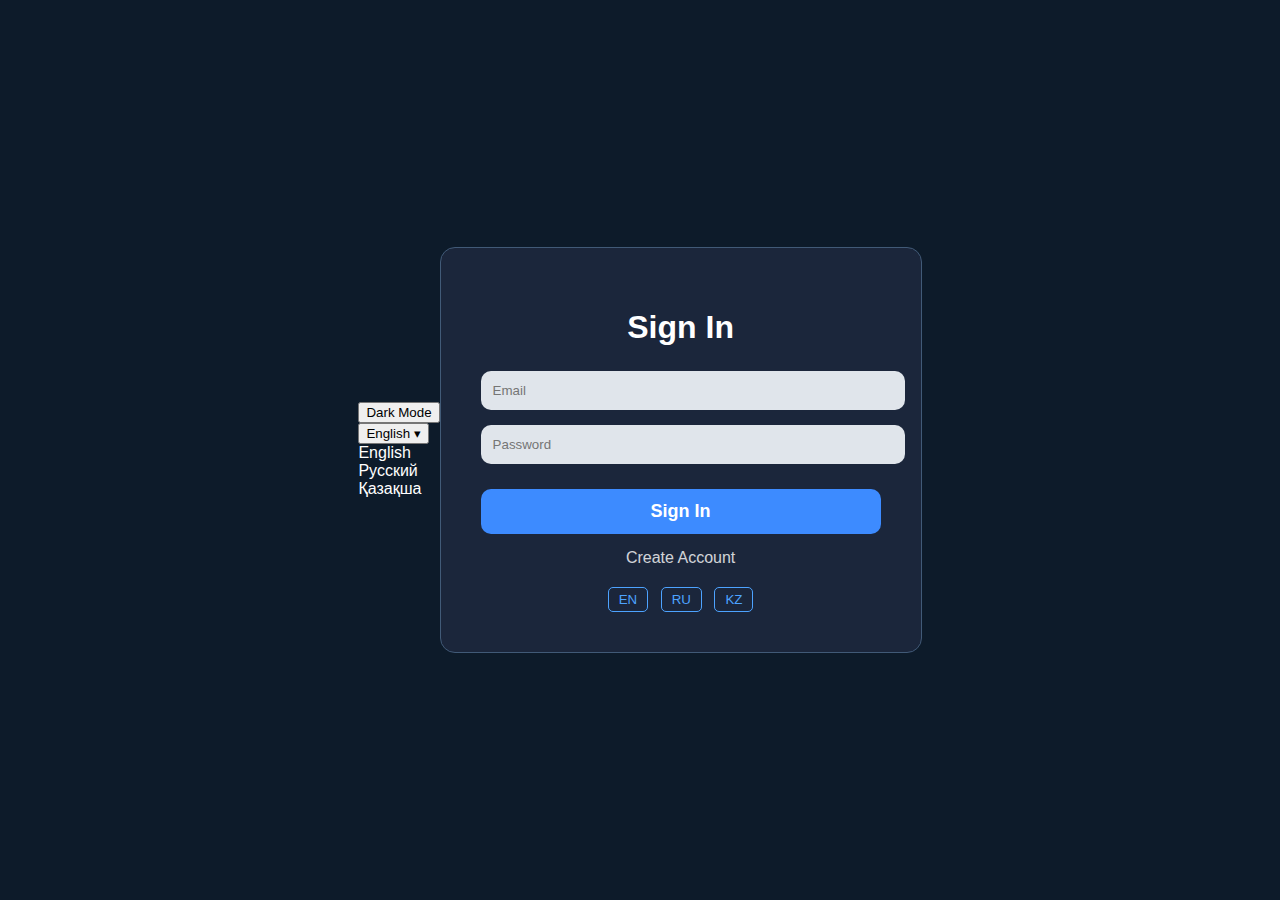
<file: index.html>
<!DOCTYPE html>
<html lang="en">
<head>
<meta charset="UTF-8">
<title>SAQSY — Login</title>
<link rel="stylesheet" href="https://cdnjs.cloudflare.com/ajax/libs/font-awesome/6.6.0/css/all.min.css">

<style>
body {
    margin: 0;
    background: #0D1B2A;
    color: #fff;
    font-family: Arial, sans-serif;
    display: flex;
    justify-content: center;
    align-items: center;
    height: 100vh;
}
.container {
    width: 400px;
    background: #1B263B;
    padding: 40px;
    border-radius: 15px;
    text-align: center;
    border: 1px solid #415A77;
}
h1 {
    margin-bottom: 25px;
}
input {
    width: 100%;
    padding: 12px;
    margin-bottom: 15px;
    border-radius: 10px;
    border: none;
    background: #E0E5EB;
}
.btn {
    width: 100%;
    padding: 12px;
    background: #3D8BFF;
    border: none;
    border-radius: 10px;
    font-size: 18px;
    color: #fff;
    font-weight: bold;
    margin-top: 10px;
    cursor: pointer;
}
.btn:hover {
    background: #1F6EF4;
}
.lang-switch button {
    background: none;
    border: 1px solid #4DA3FF;
    padding: 4px 10px;
    color: #4DA3FF;
    border-radius: 5px;
    margin: 0 4px;
    cursor: pointer;
}
.lang-switch button:hover {
    background: #4DA3FF;
    color: #fff;
}
.register {
    margin-top: 15px;
    cursor: pointer;
    opacity: 0.8;
}
.register:hover {
    opacity: 1;
}
</style>
</head>

<body>

<div class="container">
    <h1 data-i18n="login_title">Sign In</h1>

    <input type="text" placeholder="Email" data-i18n-placeholder="email">
    <input type="password" placeholder="Password" data-i18n-placeholder="password">

    <button class="btn" onclick="goto('dashboard.html')" data-i18n="signin_btn">Sign In</button>

    <div class="register" onclick="goto('register.html')" data-i18n="no_acc">
        Create Account
    </div>

    <div class="lang-switch" style="margin-top:20px;">
        <button onclick="setLang('en')">EN</button>
        <button onclick="setLang('ru')">RU</button>
        <button onclick="setLang('kz')">KZ</button>
    </div>
</div>

<script>
const translations = {
    en:{login_title:"Sign In",email:"Email",password:"Password",signin_btn:"Sign In",no_acc:"Create Account"},
    ru:{login_title:"Войти",email:"Эл. почта",password:"Пароль",signin_btn:"Войти",no_acc:"Создать аккаунт"},
    kz:{login_title:"Кіру",email:"Email",password:"Құпия сөз",signin_btn:"Кіру",no_acc:"Тіркелу"}
};

function setLang(lang){
    localStorage.setItem("lang",lang);
    updateLang();
}

function updateLang(){
    const lang = localStorage.getItem("lang") || "en";
    document.querySelectorAll("[data-i18n]").forEach(el => {
        el.textContent = translations[lang][el.getAttribute("data-i18n")];
    });
    document.querySelectorAll("[data-i18n-placeholder]").forEach(el => {
        el.placeholder = translations[lang][el.getAttribute("data-i18n-placeholder")];
    });
}
updateLang();
</script>

<script src="app.js"></script>
</body>
</html>
</file>
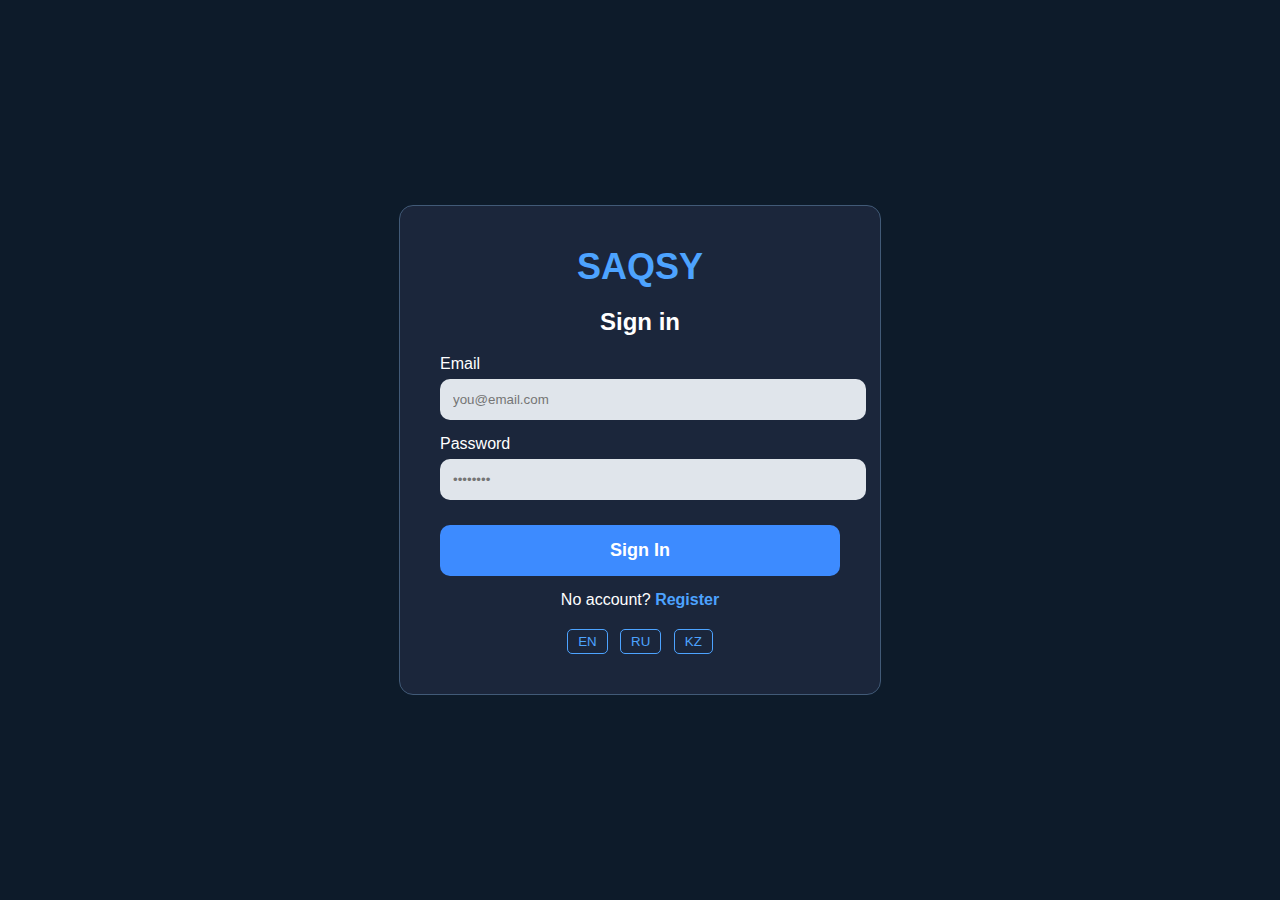
<file: login.html>
<!DOCTYPE html>
<html lang="en">
<head>
<meta charset="UTF-8">
<title>SAQSY — Login</title>
<link rel="stylesheet" href="https://cdnjs.cloudflare.com/ajax/libs/font-awesome/6.6.0/css/all.min.css">

<style>
body {
    margin: 0;
    height: 100vh;
    background: #0D1B2A;
    font-family: Arial, sans-serif;
    color: #fff;
    display: flex;
    justify-content: center;
    align-items: center;
}
.card {
    background: #1B263B;
    width: 400px;
    padding: 40px;
    border-radius: 14px;
    border: 1px solid #415A77;
    text-align: center;
}
.logo {
    font-size: 36px;
    font-weight: bold;
    margin-bottom: 15px;
    color: #4DA3FF;
}
label {
    display: block;
    margin: 15px 0 6px;
    text-align: left;
}
input {
    width: 100%;
    padding: 13px;
    border-radius: 10px;
    border: none;
    background: #E0E5EB;
}
.btn {
    width: 100%;
    padding: 15px;
    margin-top: 25px;
    background: #3D8BFF;
    border: none;
    border-radius: 10px;
    font-size: 18px;
    color: #fff;
    font-weight: bold;
    cursor: pointer;
    transition: 0.3s;
}
.btn:hover {
    background: #1F6EF4;
    transform: scale(1.03);
}

.switch-link {
    margin-top: 15px;
}
.switch-link a {
    color: #4DA3FF;
    text-decoration: none;
    font-weight: bold;
}
.switch-link a:hover {
    text-decoration: underline;
}

.lang-switch {
    margin-top: 20px;
}
.lang-switch button {
    background: none;
    border: 1px solid #4DA3FF;
    padding: 4px 10px;
    color: #4DA3FF;
    border-radius: 5px;
    margin: 0 4px;
    cursor: pointer;
    transition: 0.3s;
}
.lang-switch button:hover {
    background: #4DA3FF;
    color: #fff;
}
</style>
</head>

<body>

<div class="card">
    <div class="logo" data-i18n="brand">SAQSY</div>
    <h2 data-i18n="login_title">Sign in</h2>

    <label data-i18n="email">Email</label>
    <input type="email" placeholder="you@email.com">

    <label data-i18n="password">Password</label>
    <input type="password" placeholder="••••••••">

    <button class="btn" onclick="goDashboard()" data-i18n="login_btn">Sign In</button>

    <div class="switch-link">
        <span data-i18n="no_account">No account?</span>
        <a href="#" data-i18n="register_link">Register</a>
    </div>

    <div class="lang-switch">
        <button onclick="setLang('en')">EN</button>
        <button onclick="setLang('ru')">RU</button>
        <button onclick="setLang('kz')">KZ</button>
    </div>
</div>


<script>
function goDashboard() {
    window.location.href = "dashboard.html"; // поменяем когда создадим
}

const translations = {
    en: {
        brand: "SAQSY",
        login_title: "Sign in",
        email: "Email",
        password: "Password",
        login_btn: "Sign In",
        no_account: "No account?",
        register_link: "Register"
    },
    ru: {
        brand: "SAQSY",
        login_title: "Вход",
        email: "Электронная почта",
        password: "Пароль",
        login_btn: "Войти",
        no_account: "Нет аккаунта?",
        register_link: "Регистрация"
    },
    kz: {
        brand: "SAQSY",
        login_title: "Кіру",
</file>
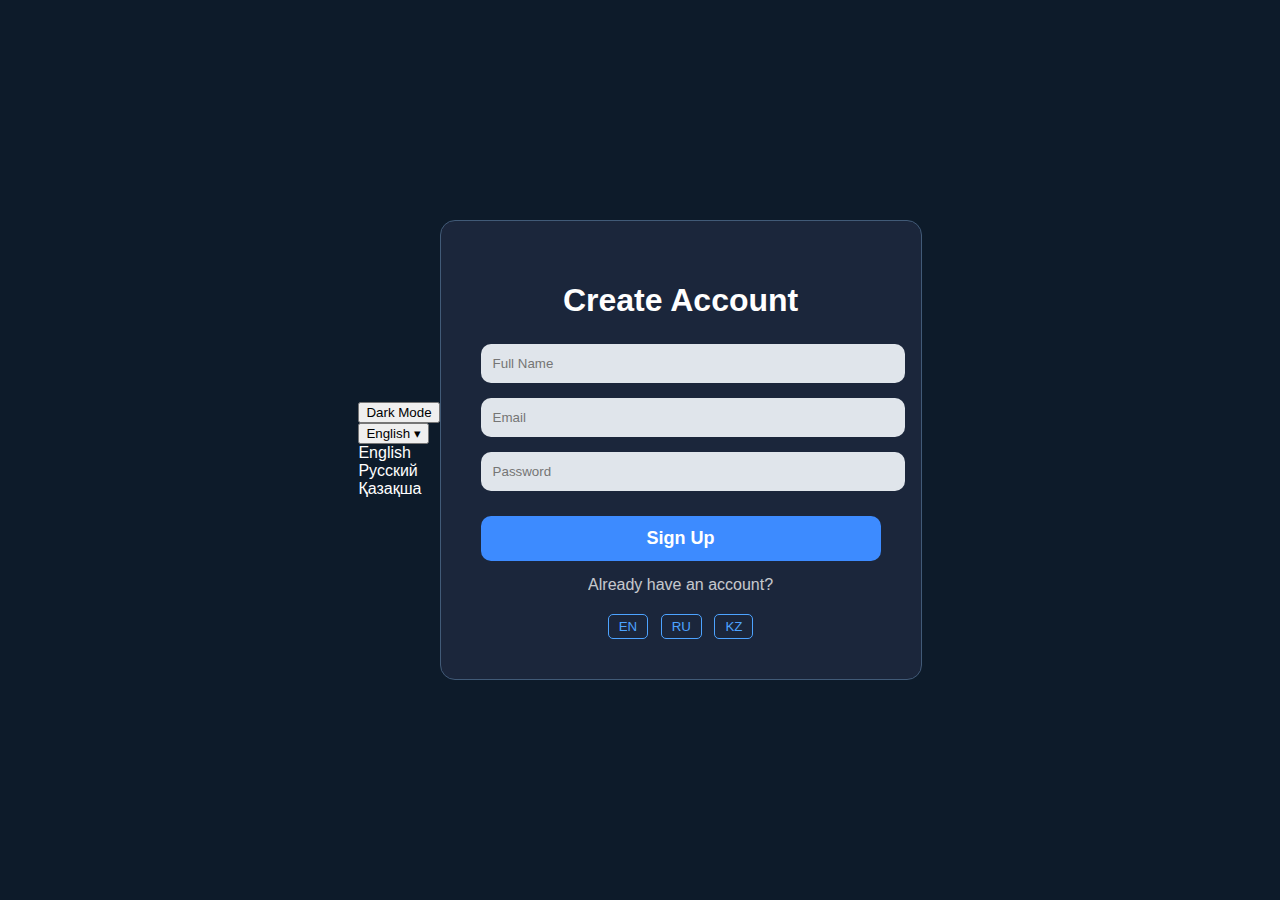
<file: register.html>
<!DOCTYPE html>
<html lang="en">
<head>
<meta charset="UTF-8">
<title>SAQSY — Register</title>
<link rel="stylesheet" href="https://cdnjs.cloudflare.com/ajax/libs/font-awesome/6.6.0/css/all.min.css">

<style>
body {
    margin: 0;
    background: #0D1B2A;
    color: #fff;
    font-family: Arial, sans-serif;
    display: flex;
    justify-content: center;
    align-items: center;
    height: 100vh;
}
.container {
    width: 400px;
    background: #1B263B;
    padding: 40px;
    border-radius: 15px;
    text-align: center;
    border: 1px solid #415A77;
}
h1 {
    margin-bottom: 25px;
}
input {
    width: 100%;
    padding: 12px;
    margin-bottom: 15px;
    border-radius: 10px;
    border: none;
    background: #E0E5EB;
}
.btn {
    width: 100%;
    padding: 12px;
    background: #3D8BFF;
    border: none;
    border-radius: 10px;
    font-size: 18px;
    color: #fff;
    font-weight: bold;
    margin-top: 10px;
    cursor: pointer;
}
.btn:hover {
    background: #1F6EF4;
}
.back {
    margin-top: 15px;
    cursor: pointer;
    opacity: .75;
}
.back:hover {
    opacity: 1;
}
.lang-switch button {
    background: none;
    border: 1px solid #4DA3FF;
    padding: 4px 10px;
    color: #4DA3FF;
    border-radius: 5px;
    margin: 0 4px;
    cursor: pointer;
}
.lang-switch button:hover {
    background: #4DA3FF;
    color: #fff;
}
</style>
</head>

<body>

<div class="container">
    <h1 data-i18n="register_title">Create Account</h1>

    <input type="text" placeholder="Full Name" data-i18n-placeholder="fullname">
    <input type="email" placeholder="Email" data-i18n-placeholder="email">
    <input type="password" placeholder="Password" data-i18n-placeholder="password">

    <button class="btn" onclick="goto('dashboard.html')" data-i18n="register_btn">
        Register
    </button>

    <div class="back" onclick="goto('index.html')" data-i18n="have_acc">
        Already have an account?
    </div>

    <div class="lang-switch" style="margin-top:20px;">
        <button onclick="setLang('en')">EN</button>
        <button onclick="setLang('ru')">RU</button>
        <button onclick="setLang('kz')">KZ</button>
    </div>
</div>

<script>
const translations = {
en:{
register_title:"Create Account",fullname:"Full Name",email:"Email",password:"Password",
register_btn:"Sign Up",have_acc:"Already have an account?"
},
ru:{
register_title:"Создать аккаунт",fullname:"Полное имя",email:"Эл. почта",password:"Пароль",
register_btn:"Зарегистрироваться",have_acc:"Уже есть аккаунт?"
},
kz:{
register_title:"Тіркелу",fullname:"Толық аты-жөні",email:"Email",password:"Құпия сөз",
register_btn:"Тіркелу",have_acc:"Тіркелгі бар ма?"
}
};

function setLang(lang){
    localStorage.setItem("lang",lang);
    updateLang();
}
function updateLang(){
    const lang = localStorage.getItem("lang") || "en";
    document.querySelectorAll("[data-i18n]").forEach(el=>{
        el.textContent = translations[lang][el.getAttribute("data-i18n")];
    });
    document.querySelectorAll("[data-i18n-placeholder]").forEach(el=>{
        el.placeholder = translations[lang][el.getAttribute("data-i18n-placeholder")];
    });
}
updateLang();
</script>

<script src="app.js"></script>
</body>
</html>
</file>
